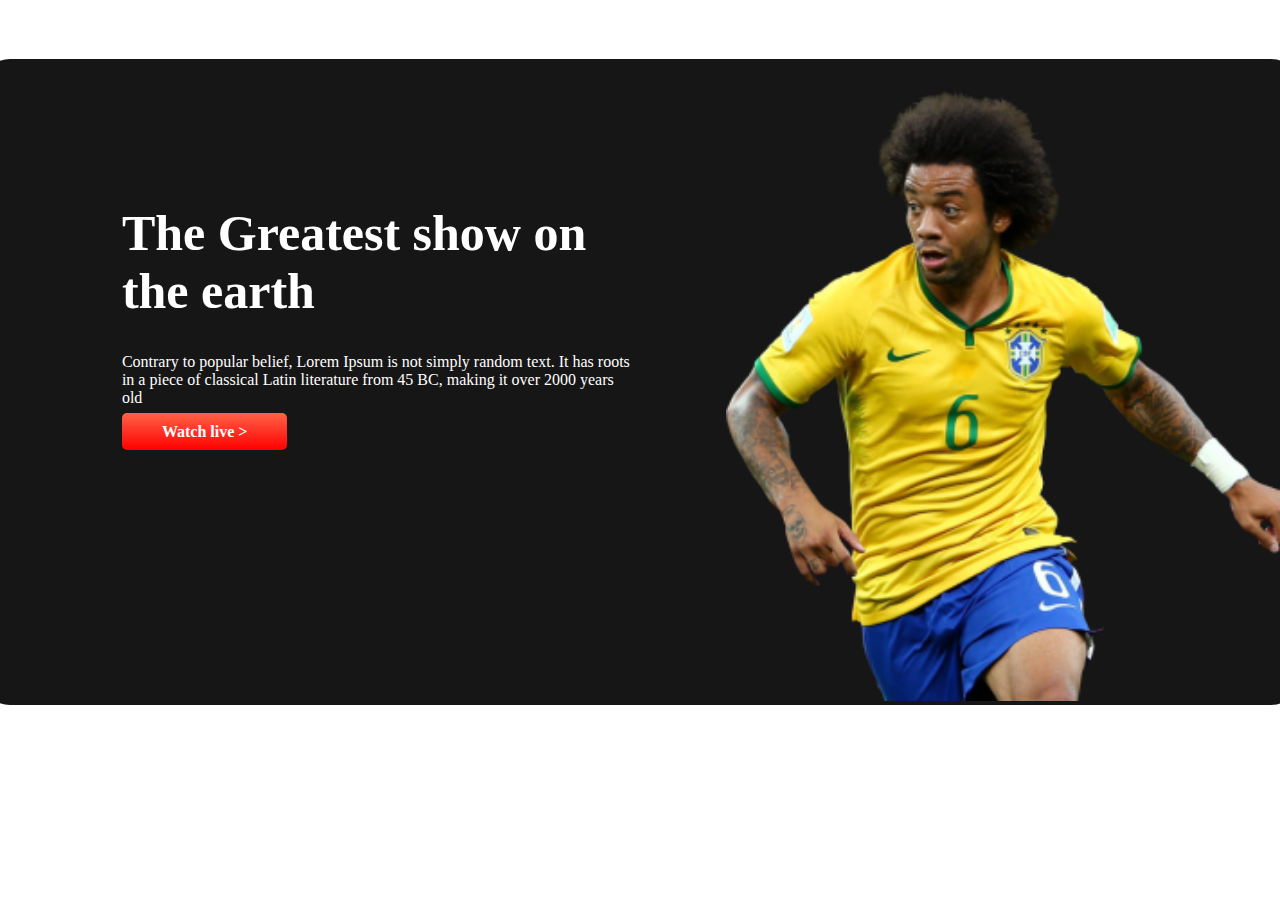
<file: Assignment-2/index.html>
<!DOCTYPE html>
<html lang="en">

<head>
    <meta charset="UTF-8">
    <meta http-equiv="X-UA-Compatible" content="IE=edge">
    <meta name="viewport" content="width=device-width, initial-scale=1.0">
    <link rel="stylesheet" href="styles/style.css">
    <title>Upcoming Match</title>
</head>

<body>
    <!-- header start -->
    <header>

    </header>
    <!-- header end -->
    <main>
        <section class="container">
            <div class="flexible-container">
                <div class="half-width info">
                    <h1>The Greatest show on the earth</h1>
                    <p>Contrary to popular belief, Lorem Ipsum is not simply

                        random text. It has roots in a piece of classical Latin literature
                        from 45 BC, making it over 2000 years old</p>
                    <a class="link-button" target="_blank" href="">Watch live >
                    </a>
                </div>
                <div class="half-width">
                    <img src="assets/Banner Image.png" alt="">
                </div>
            </div>
        </section>
    </main>
</body>

</html>
</file>
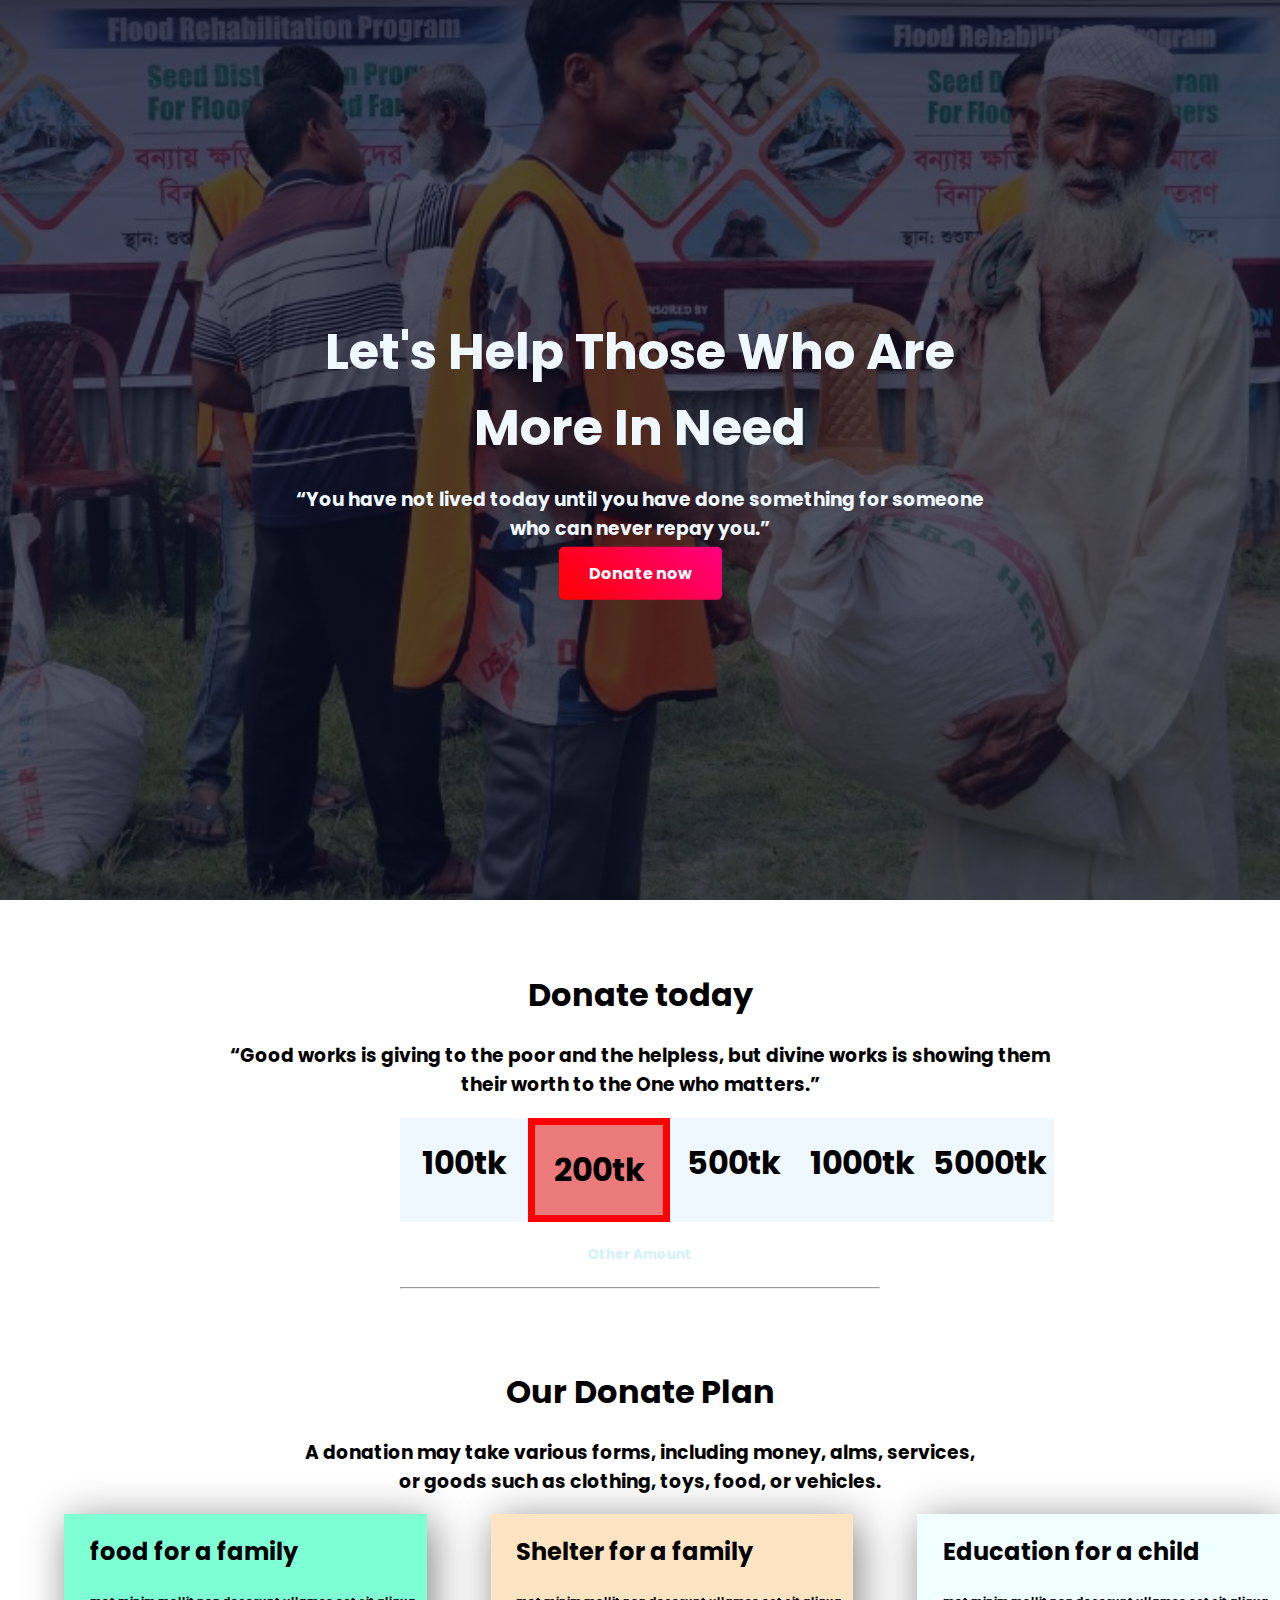
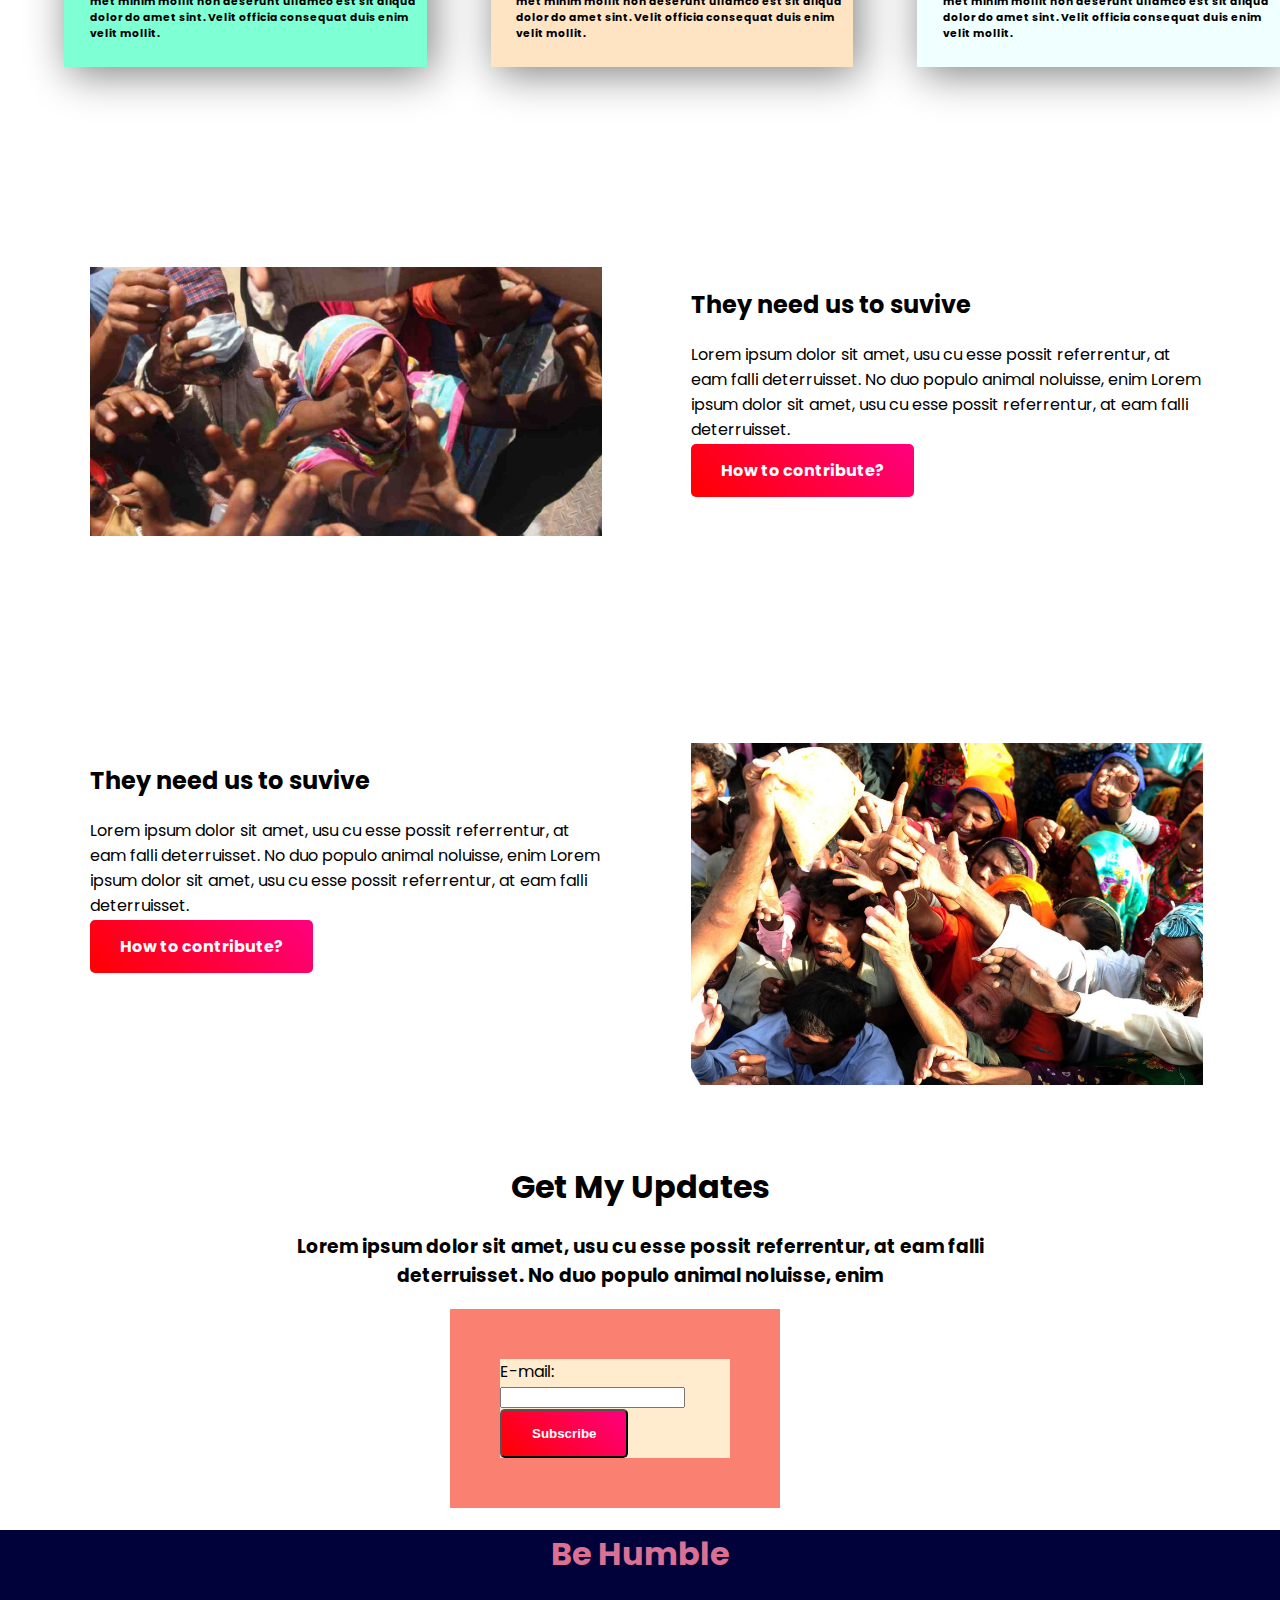
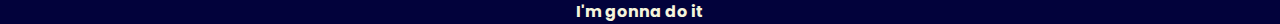
<file: Assignment_1/index.html>
<!DOCTYPE html>
<html lang="en">

<head>
    <meta charset="UTF-8">
    <meta http-equiv="X-UA-Compatible" content="IE=edge">
    <meta name="viewport" content="width=device-width, initial-scale=1.0">
    <title>Donate today</title>
    <link href="https://fonts.googleapis.com/css2?family=Poppins:ital,wght@0,500;1,900&display=swap" rel="stylesheet">
    <link rel="stylesheet" href="style.css">
</head>

<body>
    <section class="header">
        <div class="donation-text">
            <h1> Let's Help Those Who Are</h1>
            <h1>More In Need</h1>
            <p>
            <h3>“You have not lived today until you have done something for someone <br>who can never repay you.”</h3>
            </p>
            <a class="anchor-button" href="">Donate now</a>

        </div>

    </section>
    <br><br>
    <div class="amount-text">
        <h1 style="text-align: center;">Donate today</h1>
        <p>
        <h3 style="text-align: center;">“Good works is giving to the poor and the helpless, but divine works is showing
            them <br>their worth to the One who matters.”</h3>
        </p>
    </div>
    <section class="amount-section">
        <div class="amount" id="first">
            <h1>100tk</h1>
        </div>
        <div class="amount" id="second">
            <h1>200tk</h1>
        </div>
        <div class="amount" id="third">
            <h1>500tk</h1>
        </div>
        <div class="amount" id="fourth">
            <h1>1000tk</h1>
        </div>
        <div class="amount" id="fifth">
            <h1>5000tk</h1>
        </div>
    </section>
    <div>
        <h5>Other Amount</h5>
    </div>
    <hr>
    <br><br>
    <div style="text-align:center">
        <h1>Our Donate Plan</h1>
        <h3>A donation may take various forms, including money, alms, services, <br>or goods such as clothing, toys,
            food, or vehicles.</h4>
    </div>
    <section class="donation">
        <div class="half-width" id="food-family">
            <h2>food for a family</h2>
            <h6>met minim mollit non deserunt
                ullamco est sit aliqua dolor do amet
                sint. Velit officia consequat duis enim
                velit mollit.</h6>
        </div>
        <div class="half-width" id="shelter-family">
            <h2>Shelter for a family</h2>
            <h6>met minim mollit non deserunt
                ullamco est sit aliqua dolor do amet
                sint. Velit officia consequat duis enim
                velit mollit.</h6>
        </div>
        <div class="half-width" id="education-child">
            <h2>Education for a child</h2>
            <h6>met minim mollit non deserunt
                ullamco est sit aliqua dolor do amet
                sint. Velit officia consequat duis enim
                velit mollit.</h6>
        </div>
    </section>
    <section class="suvive">
        <div class="width">
            <img src="images/donation8.jpg" alt="">
        </div>
        <div class="width">
            <h2>They need us
                to suvive</h2>
            <p>Lorem ipsum dolor sit amet, usu cu esse possit
                referrentur, at eam falli deterruisset. No duo populo
                animal noluisse, enim
                Lorem ipsum dolor sit amet, usu cu esse possit
                referrentur, at eam falli deterruisset.</p>
            <a class="anchor-button" href="">How to contribute?</a>
        </div>
    </section>
    <section class="suvive">
        <div class="width">
            <h2>They need us
                to suvive</h2>
            <p>Lorem ipsum dolor sit amet, usu cu esse possit
                referrentur, at eam falli deterruisset. No duo populo
                animal noluisse, enim
                Lorem ipsum dolor sit amet, usu cu esse possit
                referrentur, at eam falli deterruisset.</p>
            <a class="anchor-button" href="">How to contribute?</a>
        </div>
        <div class="width">
            <img src="images/donation0.jpg" alt="">
        </div>
    </section>
    <br><br>
    <div style="text-align:center">
        <h1>Get My Updates</h1>
        <h3>Lorem ipsum dolor sit amet, usu cu esse possit referrentur, at eam falli <br>
            deterruisset. No duo populo animal noluisse, enim</h3>
    </div>
    <section class="email">
        <div>
            <form action="post"><label for="email">E-mail:</label> <input type="text" id="email" name="email"><input
                    class="anchor-button" type="submit" value="Subscribe">
            </form>
        </div>
    </section>

    <footer>
        <h1 class="footer-h1">Be Humble</h1>
        <h4>I'm gonna do it</h4>
    </footer>

</body>

</html>
</file>
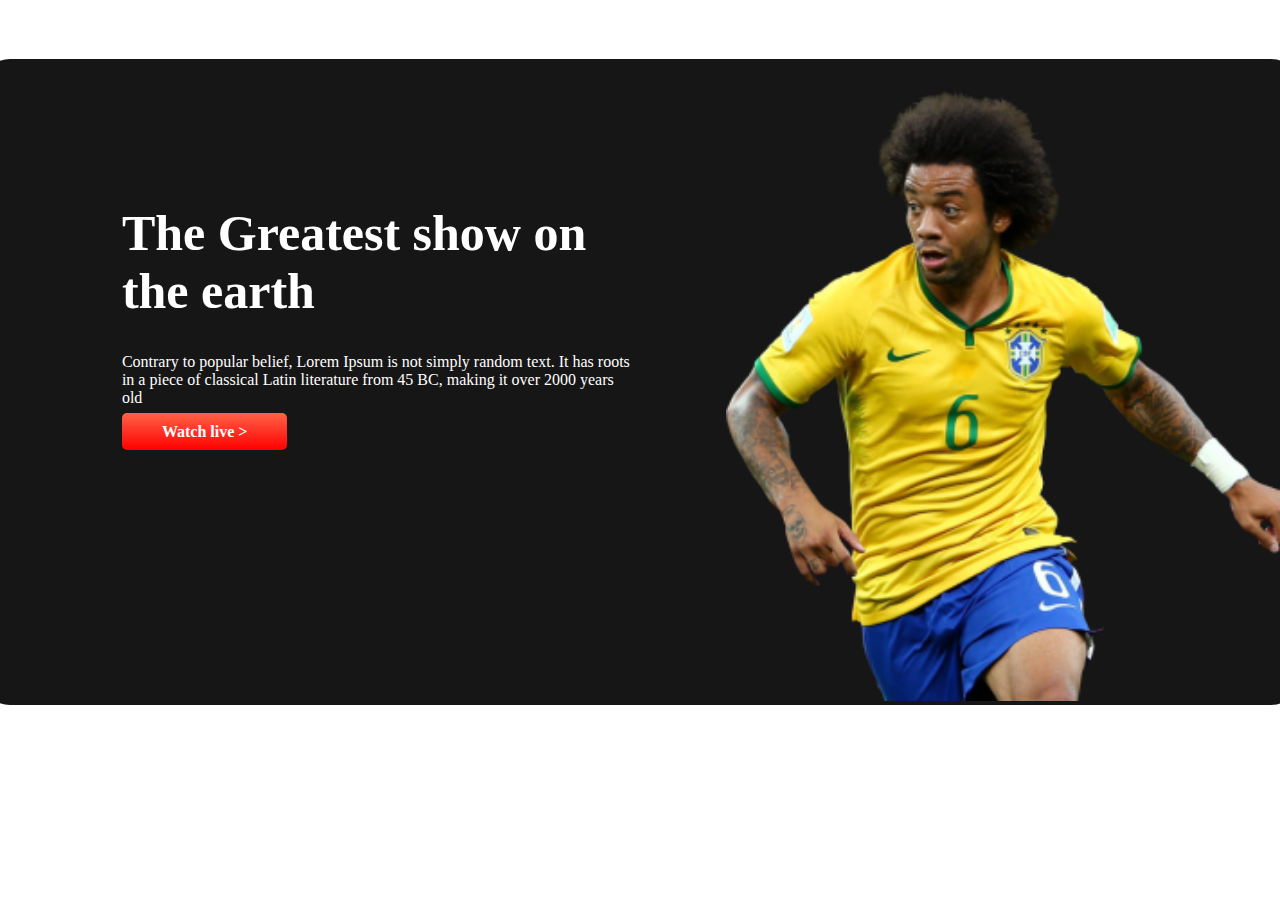
<file: Assignment-2/blog.html>
<!DOCTYPE html>
<html lang="en">

<head>
    <meta charset="UTF-8">
    <meta http-equiv="X-UA-Compatible" content="IE=edge">
    <meta name="viewport" content="width=device-width, initial-scale=1.0">
    <link rel="stylesheet" href="styles/blog.css">
    <title>blog</title>
</head>

<body>
    <!-- header start -->
    <header>

    </header>
    <!-- header end -->
    <main>
        <section class="container">
            <div class="flexible-container">
                <div class="half-width info">
                    <h1>The Greatest show on the earth</h1>
                    <p>Contrary to popular belief, Lorem Ipsum is not simply

                        random text. It has roots in a piece of classical Latin literature
                        from 45 BC, making it over 2000 years old</p>
                    <a class="link-button" target="_blank" href="">Watch live >
                    </a>
                </div>
                <div class="half-width">
                    <img src="assets/Banner Image.png" alt="">
                </div>
            </div>
        </section>
    </main>
</body>

</html>
</file>
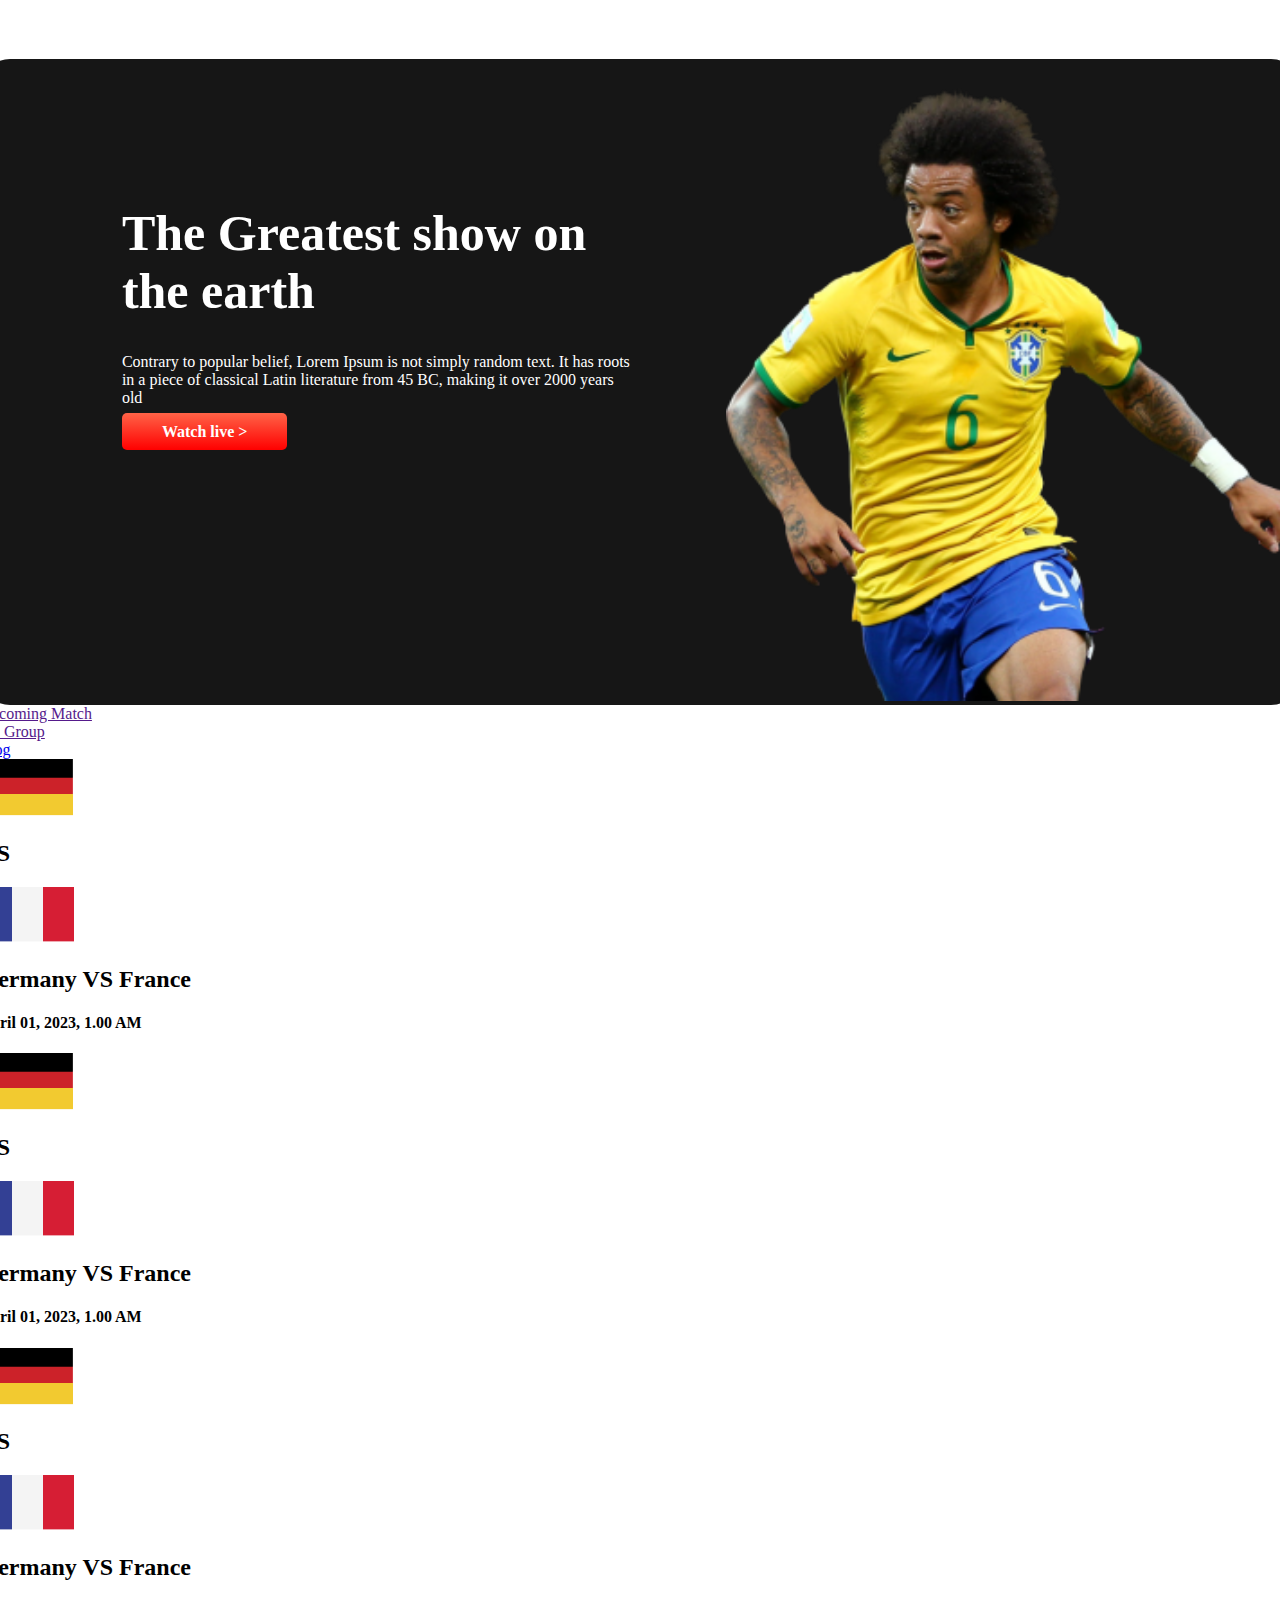
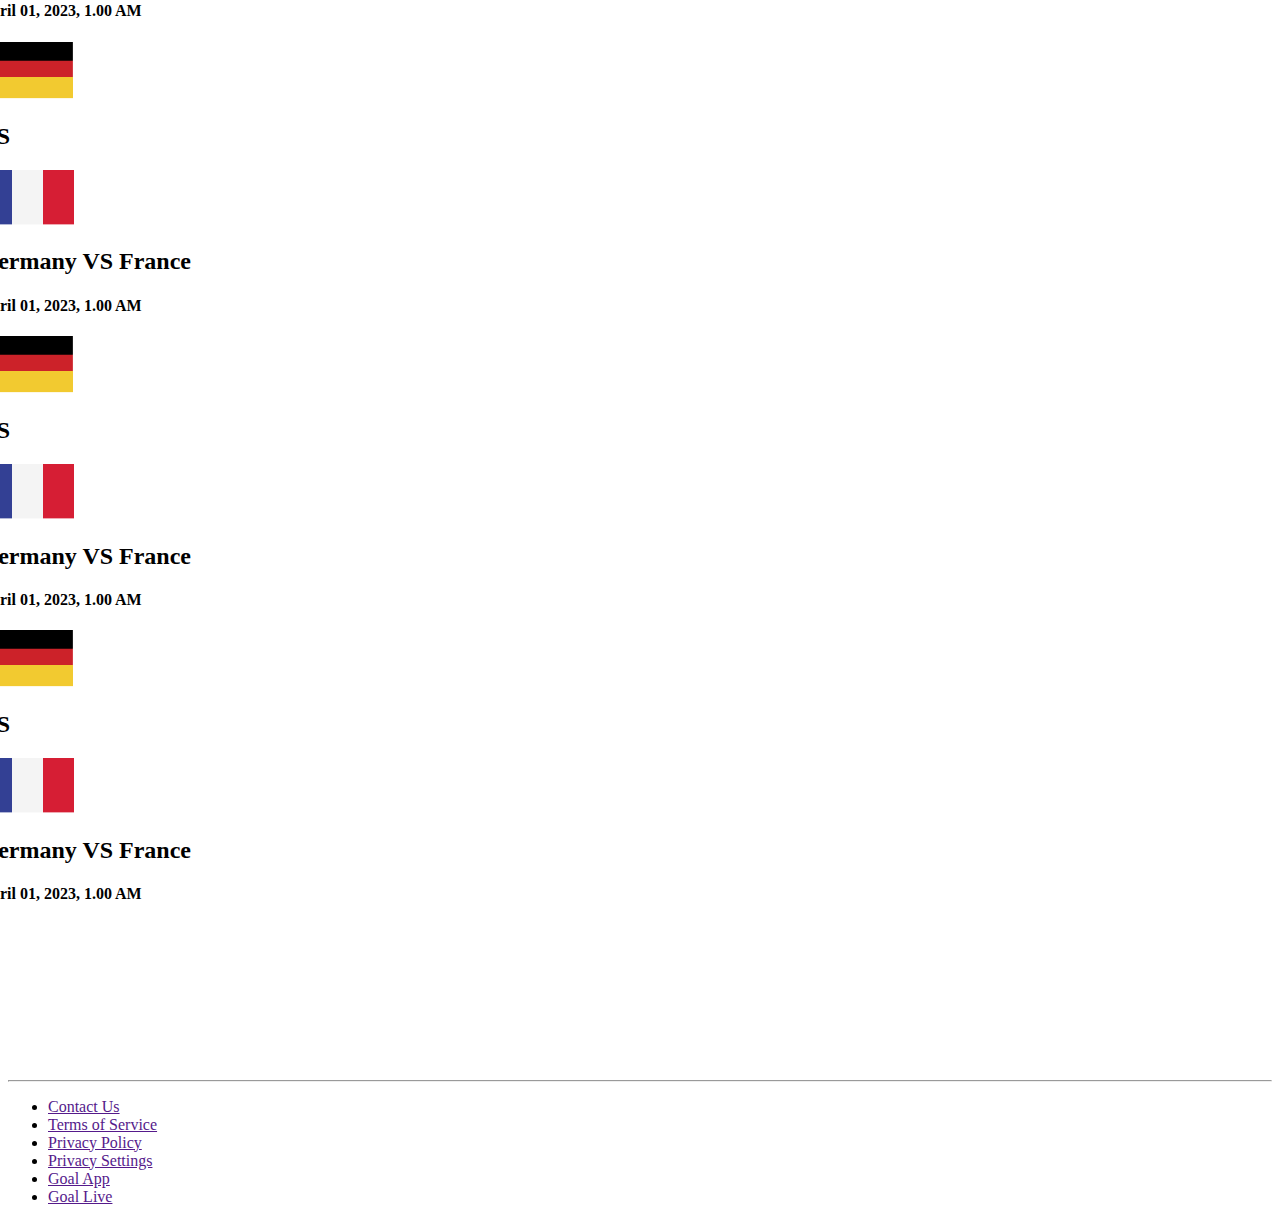
<file: Assignment-2/upcoming.html>
<!DOCTYPE html>
<html lang="en">

<head>
    <meta charset="UTF-8">
    <meta http-equiv="X-UA-Compatible" content="IE=edge">
    <meta name="viewport" content="width=device-width, initial-scale=1.0">
    <link rel="stylesheet" href="styles/style.css">
    <title>Upcoming Match</title>
</head>

<body>
    <!-- header start -->
    <header>

    </header>
    <!-- header end -->
    <main>
        <section class="container">
            <div class="flexible-container">
                <div class="half-width info">
                    <h1>The Greatest show on the earth</h1>
                    <p>Contrary to popular belief, Lorem Ipsum is not simply

                        random text. It has roots in a piece of classical Latin literature
                        from 45 BC, making it over 2000 years old</p>
                    <a class="link-button" target="_blank" href="">Watch live >
                    </a>
                </div>
                <div class="half-width">
                    <img src="assets/Banner Image.png" alt="">
                </div>
            </div>
            <div class="blog">
                <div class="button">
                    <div class="butt">
                        <a class="blog-button " target="_blank" href="">Upcoming Match
                        </a>
                    </div>
                    <div class="butt">
                        <a class="blog-button" target="_blank" href="">All Group
                        </a>
                    </div>
                    <div class="butt">
                        <a class="blog-button b-button" target="_blank" href="blog.html">Blog
                        </a>
                    </div>
                </div>
                <div class="times">
                    <div class="time">
                        <div class="teams">
                            <div>
                                <img class="flag" src="assets/germany Flag.png" alt="">
                            </div>
                            <div>
                                <h2>VS</h2>
                            </div>
                            <div><img class="flag" src="assets/Flag.png" alt=""></div>
                        </div>
                        <div class="detail">
                            <h2>Germany VS France </h2>
                            <h4>April 01, 2023, 1.00 AM</h4>
                        </div>
                    </div>
                    <div class="time">
                        <div class="teams">
                            <div>
                                <img class="flag" src="assets/germany Flag.png" alt="">
                            </div>
                            <div>
                                <h2>VS</h2>
                            </div>
                            <div><img class="flag" src="assets/Flag.png" alt=""></div>
                        </div>
                        <div class="detail">
                            <h2>Germany VS France </h2>
                            <h4>April 01, 2023, 1.00 AM</h4>
                        </div>
                    </div>
                    <div class="time">
                        <div class="teams">
                            <div>
                                <img class="flag" src="assets/germany Flag.png" alt="">
                            </div>
                            <div>
                                <h2>VS</h2>
                            </div>
                            <div><img class="flag" src="assets/Flag.png" alt=""></div>
                        </div>
                        <div class="detail">
                            <h2>Germany VS France </h2>
                            <h4>April 01, 2023, 1.00 AM</h4>
                        </div>
                    </div>
                    <div class="time">
                        <div class="teams">
                            <div>
                                <img class="flag" src="assets/germany Flag.png" alt="">
                            </div>
                            <div>
                                <h2>VS</h2>
                            </div>
                            <div><img class="flag" src="assets/Flag.png" alt=""></div>
                        </div>
                        <div class="detail">
                            <h2>Germany VS France </h2>
                            <h4>April 01, 2023, 1.00 AM</h4>
                        </div>
                    </div>
                    <div class="time">
                        <div class="teams">
                            <div>
                                <img class="flag" src="assets/germany Flag.png" alt="">
                            </div>
                            <div>
                                <h2>VS</h2>
                            </div>
                            <div><img class="flag" src="assets/Flag.png" alt=""></div>
                        </div>
                        <div class="detail">
                            <h2>Germany VS France </h2>
                            <h4>April 01, 2023, 1.00 AM</h4>
                        </div>
                    </div>
                    <div class="time">
                        <div class="teams">
                            <div>
                                <img class="flag" src="assets/germany Flag.png" alt="">
                            </div>
                            <div>
                                <h2>VS</h2>
                            </div>
                            <div><img class="flag" src="assets/Flag.png" alt=""></div>
                        </div>
                        <div class="detail">
                            <h2>Germany VS France </h2>
                            <h4>April 01, 2023, 1.00 AM</h4>
                        </div>
                    </div>
                </div>
            </div>

        </section>
    </main>
    <footer class="footer">
        <div class="foot">
            <h1>Goal</h1>
        </div>
        <hr>
        <nav>
            <ul>
                <li><a href="">Contact Us</a></li>
                <li><a href="">Terms of Service</a></li>
                <li><a href="">Privacy Policy</a></li>
                <li><a href="">Privacy Settings</a></li>
                <li><a href="">Goal App</a></li>
                <li><a href="">Goal Live</a></li>
            </ul>
        </nav>
    </footer>
</body>

</html>
</file>
<file: Assignment-2/styles/style.css>
main {
    display: flex;
    flex-direction: column;
    align-items: center;
}

.container {
    background-color: #FFFFFF;
    /* width: 870px; */

    padding: 30px;
    border-radius: 5px;
    margin-top: 21px;
}

h1 {
    font-size: 50px;
    color: #FFFFFF;

}

p {
    color: #FFFFFF;

}

.flexible-container {
    display: flex;
    background-color: #161616;
    height: 646px;
    width: 1321px;
    border-radius: 30px;
}

.half-width {
    width: 50%;
    padding-left: 2%;
}

.info {
    width: 531px;
    height: 424px;
    margin-top: 111px;
    margin-bottom: 111px;
    margin-left: 116px;

}

.half-width img {
    width: 581px;
    height: 613px;
    margin-top: 29px;
    padding-right: 0px;
    margin-right: 0px;
    padding-left: 10%;
}

.link-button {
    text-decoration: none;
    background-image: linear-gradient(tomato, red);
    color: white;
    font-weight: 700;
    padding: 10px 40px;
    border-radius: 5px;
}
</file>
<file: Assignment_1/style.css>
body {
    margin: 0;
    padding: 0;
    font-family: 'Poppins', sans-serif;
}

.header {
    min-height: 100vh;
    width: 100%;
    background-image: linear-gradient(rgba(4, 9, 30, 0.7), rgba(4, 9, 30, 0.7)), url(images/donation10.jpg);
    background-position: center;
    background-size: cover;
    position: relative;
}

.donation-text {
    width: 90%;
    color: aliceblue;
    position: absolute;
    top: 50%;
    left: 50%;
    transform: translate(-50%, -50%);
    text-align: center;

}

.donation-text h1 {
    font-size: 50px;
    margin: 0;
}

.donation-text p {
    margin: 0;
    font-size: 14px;
    color: #fff;
}

.anchor-button {
    text-decoration: none;
    background: linear-gradient(45deg, rgb(255, 0, 0), rgb(255, 0, 128));
    padding: 15px 30px;
    border-radius: 5px;
    color: white;
    font-weight: 700;
}

.amount-text p {
    margin: 0;
    font-size: 14px;
    color: #fff;
}

.amount-section {
    display: flex;
}

.amount {
    width: 10%;
    text-align: center;
}

#first {
    margin-left: 400px;
    background-color: aliceblue;
}

#second {
    border: 7px solid rgb(255, 0, 0);
    background-color: rgb(235, 122, 122);
}

#third {
    background-color: aliceblue;
}

#fourth {
    background-color: aliceblue;
}

#fifth {
    background-color: aliceblue;
}

h5 {
    text-align: center;
    color: rgb(212, 241, 249);
}

hr {
    margin-left: 400px;
    margin-right: 400px;
    margin-top: 0%;
}

footer {
    background-color: rgb(2, 2, 59);
    text-align: center;
}

h4 {
    color: beige;
    margin-bottom: 0%;
}

.donation {
    display: flex;

}

.footer-h1 {
    color: palevioletred;
}

.half-width {
    width: 40%;
    float: left;
    margin-left: 5%;
    padding-left: 2%;
    box-shadow: 5px 7px 40px gray;
    border: 7px;
    height: 80%;
}

#food-family {
    background-color: aquamarine;
}

#shelter-family {
    background-color: bisque;
}

#education-child {
    background-color: azure;
}

.suvive {
    margin-top: 200px;
    display: flex;
}

.width {
    width: 40%;
    float: left;
    margin-left: 5%;
    padding-left: 2%;
}

.width img {
    width: 100%;
}

.email {
    margin-left: 450px;
    margin-right: 500px;
    background-color: blanchedalmond;
    border: 50px solid salmon;
}
</file>
<file: Assignment-2/styles/blog.css>
main {
    display: flex;
    flex-direction: column;
    align-items: center;
}

.container {
    background-color: #FFFFFF;
    /* width: 870px; */

    padding: 30px;
    border-radius: 5px;
    margin-top: 21px;
}

h1 {
    font-size: 50px;
    color: #FFFFFF;

}

p {
    color: #FFFFFF;

}

.flexible-container {
    display: flex;
    background-color: #161616;
    height: 646px;
    width: 1321px;
    border-radius: 30px;
}

.half-width {
    width: 50%;
    padding-left: 2%;
}

.info {
    width: 531px;
    height: 424px;
    margin-top: 111px;
    margin-bottom: 111px;
    margin-left: 116px;

}

.half-width img {
    width: 581px;
    height: 613px;
    margin-top: 29px;
    padding-right: 0px;
    margin-right: 0px;
    padding-left: 10%;
}

.link-button {
    text-decoration: none;
    background-image: linear-gradient(tomato, red);
    color: white;
    font-weight: 700;
    padding: 10px 40px;
    border-radius: 5px;
}
</file>
